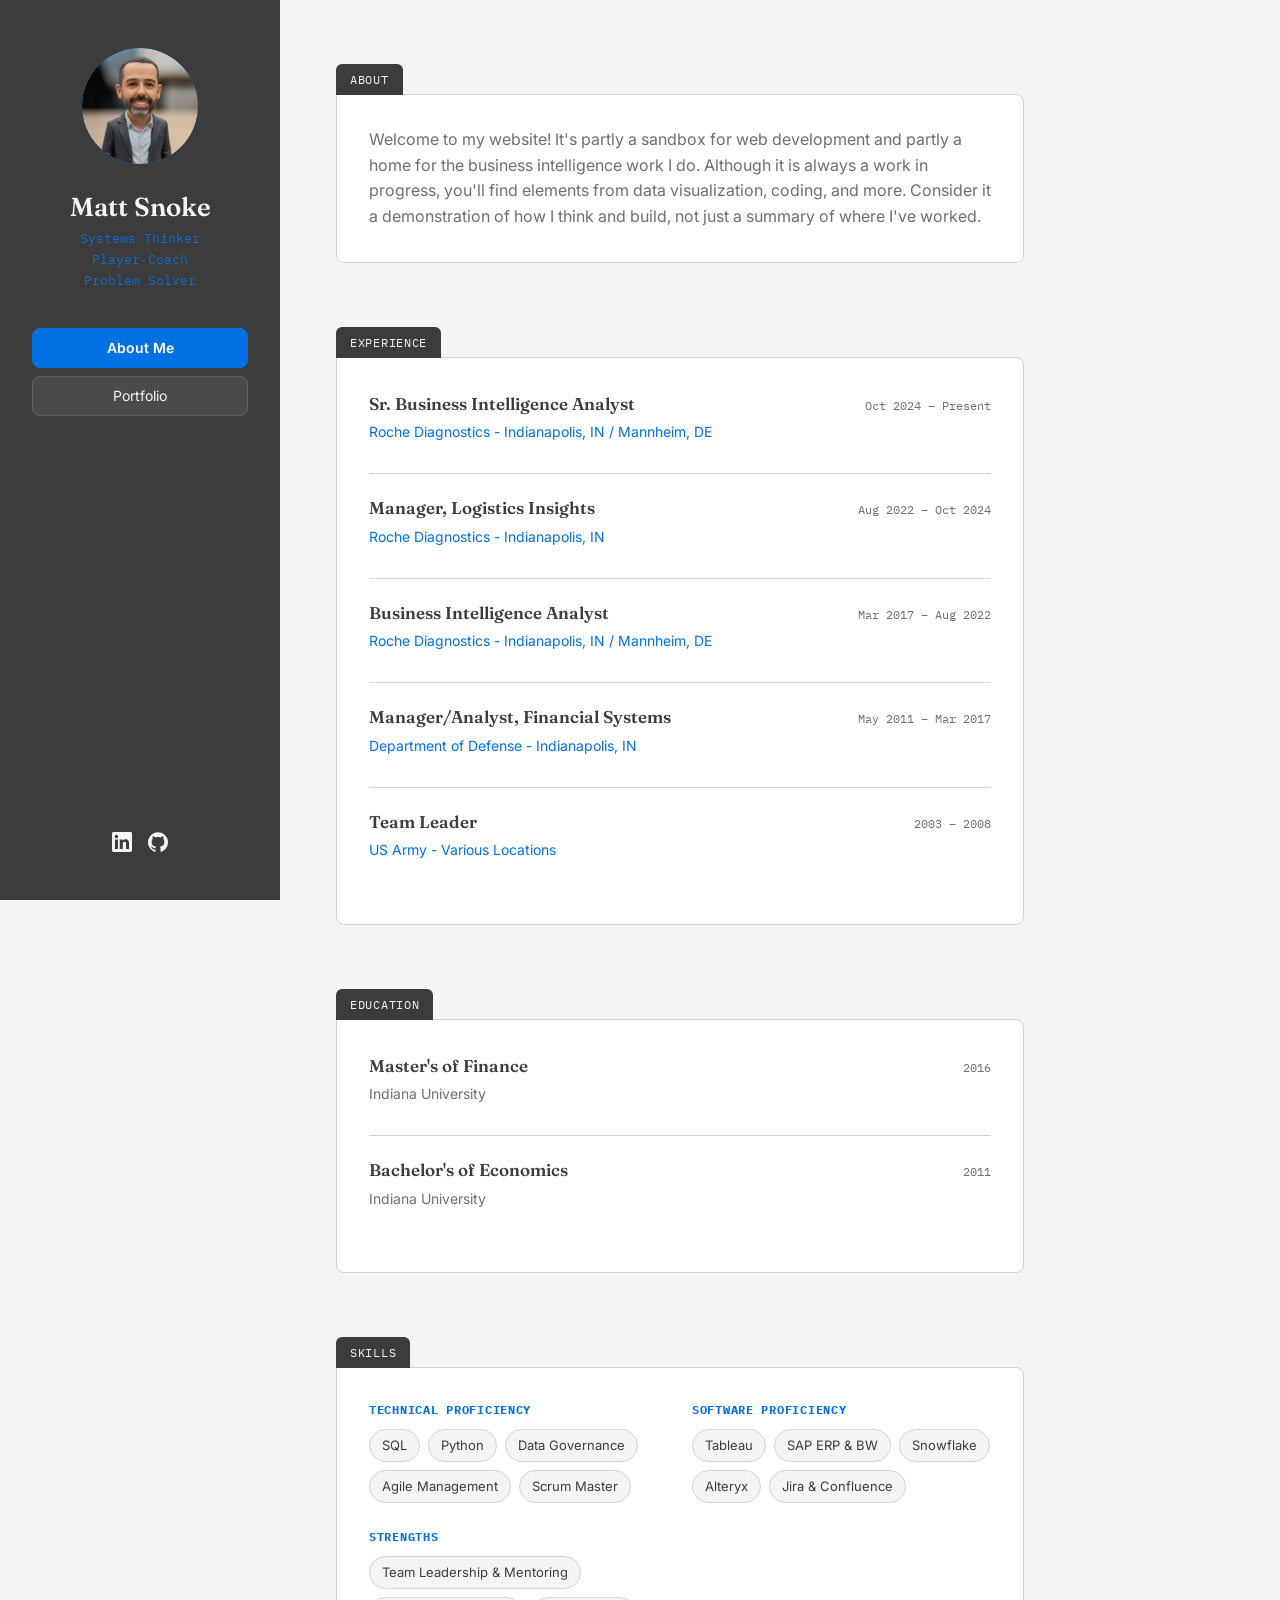
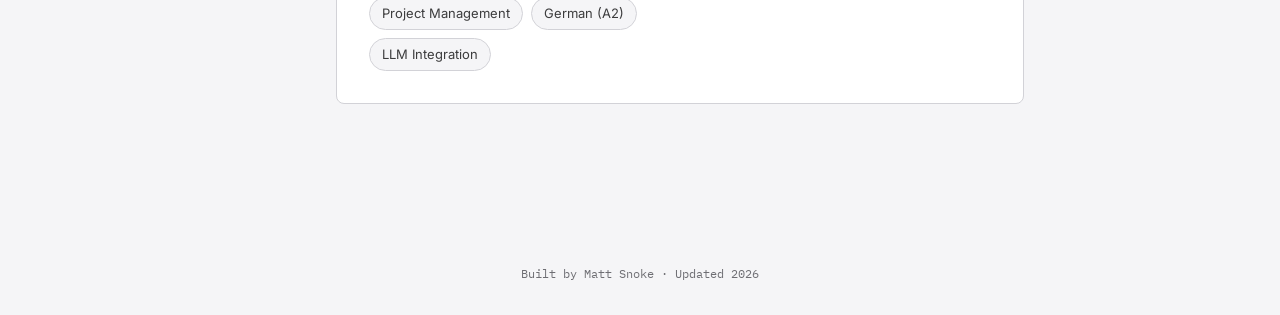
<file: index.html>
<!DOCTYPE html>
<html lang="en">
<head>
<meta charset="UTF-8">
<meta name="viewport" content="width=device-width, initial-scale=1.0">
<title>Matt Snoke - About Me</title>


<link rel="preconnect" href="https://fonts.googleapis.com">
<link href="https://fonts.googleapis.com/css2?family=Fraunces:opsz,wght@9..144,400;9..144,600;9..144,700&family=Inter:wght@400;500;600&family=IBM+Plex+Mono:wght@400;500&display=swap" rel="stylesheet">
<link rel="stylesheet" href="styles.css">
</head>

<body>
<div class="layout">

  <!-- ============ SIDEBAR ============ -->
  <aside class="sidebar">
    <div class="avatar"><img src="images/avatar.png" alt="Matt Snoke"></div>

    <div>
      <h1>Matt Snoke</h1>
      <div class="role">Systems Thinker<br>Player-Coach<br>Problem Solver</div>
    </div>

    <nav>
      <a href="index.html" class="active">About Me</a>
      <a href="portfolio.html">Portfolio</a>
    </nav>

    <div class="socials">
      <a href="https://www.linkedin.com/in/matthew-snoke-2792a480/" target="_blank" rel="noopener" aria-label="LinkedIn">
        <svg viewBox="0 0 24 24" fill="currentColor" aria-hidden="true"><path d="M20.447 20.452h-3.554v-5.569c0-1.328-.027-3.037-1.852-3.037-1.853 0-2.136 1.445-2.136 2.939v5.667H9.351V9h3.414v1.561h.046c.477-.9 1.637-1.85 3.37-1.85 3.601 0 4.267 2.37 4.267 5.455v6.286zM5.337 7.433c-1.144 0-2.063-.926-2.063-2.065 0-1.138.92-2.063 2.063-2.063 1.14 0 2.064.925 2.064 2.063 0 1.139-.925 2.065-2.064 2.065zM7.119 20.452H3.555V9h3.564v11.452zM22.225 0H1.771C.792 0 0 .774 0 1.729v20.542C0 23.227.792 24 1.771 24h20.451C23.2 24 24 23.227 24 22.271V1.729C24 .774 23.2 0 22.222 0h.003z"/></svg>
      </a>
      <a href="https://github.com/MattSnoke" target="_blank" rel="noopener" aria-label="GitHub">
        <svg viewBox="0 0 24 24" fill="currentColor" aria-hidden="true"><path d="M12 .297c-6.63 0-12 5.373-12 12 0 5.303 3.438 9.8 8.205 11.385.6.113.82-.258.82-.577 0-.285-.01-1.04-.015-2.04-3.338.724-4.042-1.61-4.042-1.61-.546-1.387-1.333-1.756-1.333-1.756-1.089-.745.084-.729.084-.729 1.205.084 1.84 1.237 1.84 1.237 1.07 1.834 2.807 1.304 3.492.997.108-.775.418-1.305.762-1.605-2.665-.305-5.467-1.334-5.467-5.931 0-1.311.469-2.381 1.236-3.221-.124-.303-.535-1.524.117-3.176 0 0 1.008-.322 3.301 1.23.957-.266 1.983-.399 3.003-.404 1.02.005 2.047.138 3.006.404 2.291-1.552 3.297-1.23 3.297-1.23.653 1.653.242 2.874.118 3.176.77.84 1.235 1.911 1.235 3.221 0 4.609-2.807 5.624-5.479 5.921.43.372.823 1.102.823 2.222 0 1.606-.014 2.898-.014 3.293 0 .321.216.694.825.576C20.565 22.092 24 17.592 24 12.297c0-6.627-5.373-12-12-12"/></svg>
      </a>
    </div>
  </aside>

  <!-- ============ MAIN CONTENT ============ -->
  <main>

    <!-- ABOUT -->
    <section id="about">
      <span class="tab">About</span>
      <div class="card">
        <p>
          Welcome to my website! It's partly a sandbox for web development and
          partly a home for the business intelligence work I do. Although it is
          always a work in progress, you'll find elements from data visualization,
          coding, and more. Consider it a demonstration of how I think and build,
          not just a summary of where I've worked.
        </p>
      </div>
    </section>

    <!-- EXPERIENCE -->
    <section id="experience">
      <span class="tab">Experience</span>
      <div class="card">

        <div class="entry">
          <div class="entry-header">
            <h3>Sr. Business Intelligence Analyst</h3>
            <span class="dates">Oct 2024 – Present</span>
          </div>
          <div class="org">Roche Diagnostics - Indianapolis, IN / Mannheim, DE</div>
        </div>

        <div class="entry">
          <div class="entry-header">
            <h3>Manager, Logistics Insights</h3>
            <span class="dates">Aug 2022 – Oct 2024</span>
          </div>
          <div class="org">Roche Diagnostics - Indianapolis, IN</div>
        </div>

        <div class="entry">
          <div class="entry-header">
            <h3>Business Intelligence Analyst</h3>
            <span class="dates">Mar 2017 – Aug 2022</span>
          </div>
          <div class="org">Roche Diagnostics - Indianapolis, IN / Mannheim, DE</div>
        </div>

        <div class="entry">
          <div class="entry-header">
            <h3>Manager/Analyst, Financial Systems</h3>
            <span class="dates">May 2011 – Mar 2017</span>
          </div>
          <div class="org">Department of Defense - Indianapolis, IN</div>
        </div>

        <div class="entry">
          <div class="entry-header">
            <h3>Team Leader</h3>
            <span class="dates">2003 – 2008</span>
          </div>
          <div class="org">US Army - Various Locations</div>
        </div>

      </div>
    </section>

    <!-- EDUCATION -->
    <section id="education">
      <span class="tab">Education</span>
      <div class="card">

        <div class="entry">
          <div class="entry-header">
            <h3>Master's of Finance</h3>
            <span class="dates">2016</span>
          </div>
          <div class="org">Indiana University</div>
        </div>

        <div class="entry">
          <div class="entry-header">
            <h3>Bachelor's of Economics</h3>
            <span class="dates">2011</span>
          </div>
          <div class="org">Indiana University</div>
        </div>

      </div>
    </section>

    <!-- SKILLS -->
    <section id="skills">
      <span class="tab">Skills</span>
      <div class="card">
        <div class="skills-grid">
          <div>
            <h4>Technical Proficiency</h4>
            <ul>
              <li class="has-tooltip" tabindex="0" data-tooltip="Advanced experience writing standard queries, Common Table Expressions (CTEs), multi-table joins, and window functions to aggregate large datasets in Snowflake, SSMS, &amp; SAP HANA.">SQL</li>
              <li>Python</li>
              <li class="has-tooltip" tabindex="0" data-tooltip="Experienced in designing and enforcing semantic governance models and data quality frameworks across global networks. Hands on experience managing SAP equipment master and material master.">Data Governance</li>
              <li class="has-tooltip" tabindex="0" data-tooltip="Adept at running agile technical teams to drastically reduce development lifecycles and enable continuous, cooperative data product delivery. Focused on iterative value, transparency, and maintaining velocity across technical pipelines.">Agile Management</li>
              <li class="has-tooltip" tabindex="0" data-tooltip="Certified in 2019">Scrum Master</li>
            </ul>
          </div>
          <div>
            <h4>Software Proficiency</h4>
            <ul>
              <li class="has-tooltip" tabindex="0" data-tooltip="Expert at translating complex, global datasets into intuitive, user-facing executive dashboards and operational tracking tools. Focused on building sustainable, scalable visualization products rather than one-off reports.">Tableau</li>
              <li class="has-tooltip" tabindex="0" data-tooltip="Extensive experience with SAP FI, CO, BW and SD modules as well as HANA analytics.">SAP ERP & BW</li>
              <li class="has-tooltip" tabindex="0" data-tooltip="Proficient in building and querying enterprise data products within cloud data architectures. Novice in Streamlit apps.">Snowflake</li>
              <li class="has-tooltip" tabindex="0" data-tooltip="Extensive background utilizing workflows to automate manual processes and developing user apps.">Alteryx</li>
              <li class="has-tooltip" tabindex="0" data-tooltip="Utilized daily to manage sprint backlogs, track project delivery, and maintain robust technical documentation.">Jira &amp; Confluence</li>
            </ul>
          </div>
          <div>
            <h4>Strengths</h4>
            <ul>
              <li class="has-tooltip" tabindex="0" data-tooltip="Leadership is about creating an environment in which the team can thrive. Genuine relationships, positive culture, clear objectives, and a steady framework.">Team Leadership &amp; Mentoring</li>
              <li class="has-tooltip" tabindex="0" data-tooltip="15+ years of experience directing multi-faceted analytics initiatives, system migrations, and operational expansions from discovery to final delivery. Skilled at aligning cross-functional teams and transforming strategic goals into executable roadmaps.">Project Management</li>
              <li class="has-tooltip" tabindex="0" data-tooltip="Novice in speaking, reading, and writing but improving bit by bit everyday!">German (A2)</li>
              <li class="has-tooltip" tabindex="0" data-tooltip="Actively integrates LLM/AI models in day-to-day development activities. Familiar with Claude, Gemini, and OpenAI models.">LLM Integration</li>
            </ul>
          </div>
        </div>
      </div>
    </section>

  </main>
</div>

<footer>Built by Matt Snoke · Updated 2026</footer>

</body>
</html>
</file>
<file: styles.css>
/* ---------- DESIGN TOKENS: change these to reskin the whole site ---------- */
:root{
  --paper:#F5F5F7;        /* main background - Apple light gray */
  --paper-card:#FFFFFF;   /* card background - pure white */
  --ink:#3c3c3dff;          /* main text / sidebar background - Apple systemGray */
  --ink-soft:#6E6E73;     /* secondary text - Apple secondary label gray */
  --accent:#0071E3;       /* accent - Apple blue, links, tab highlight */
  --line:#D2D2D7;         /* hairline borders - Apple divider gray */
  --font-display:'Fraunces', serif;
  --font-body:'Inter', sans-serif;
  --font-mono:'IBM Plex Mono', monospace;
}

*{ box-sizing:border-box; margin:0; padding:0; }

body{
  background:var(--paper);
  color:var(--ink);
  font-family:var(--font-body);
  line-height:1.6;
}

a{ color:var(--accent); text-decoration:none; }
a:hover{ text-decoration:underline; }
a:focus-visible, button:focus-visible{ outline:2px solid var(--accent); outline-offset:2px; }

.layout{
  display:flex;
  min-height:100vh;
}

/* ---------- SIDEBAR ---------- */
.sidebar{
  background:var(--ink);
  color:#F5F5F7;
  width:280px;
  flex-shrink:0;
  padding:48px 32px;
  position:sticky;
  top:0;
  height:100vh;
  display:flex;
  flex-direction:column;
  gap:28px;
}

.avatar{
  width:116px; height:116px;
  border-radius:50%;
  background:var(--accent);
  color:var(--ink);
  display:flex; align-items:center; justify-content:center;
  font-family:var(--font-display);
  font-size:32px; font-weight:600;
  align-self:center;
  overflow:hidden;
}
.avatar img{ width:100%; height:100%; object-fit:cover; border-radius:50%; }

.sidebar h1{
  font-family:var(--font-display);
  font-size:26px;
  font-weight:600;
  line-height:1.2;
  text-align:center;
}
.sidebar .role{
  font-family:var(--font-mono);
  font-size:13px;
  color:var(--accent);
  margin-top:6px;
  text-align:center;
}

.sidebar nav{ display:flex; flex-direction:column; gap:8px; margin-top:8px; }
.sidebar nav a{
  color:#F5F5F7;
  font-size:14px;
  text-align:center;
  padding:8px 16px;
  border-radius:8px;
  background:rgba(245,245,247,0.08);
  border:1px solid rgba(245,245,247,0.12);
  transition:background 0.15s ease, color 0.15s ease, border-color 0.15s ease;
}
.sidebar nav a:hover{ color:#F5F5F7; background:rgba(245,245,247,0.16); text-decoration:none; }
.sidebar nav a.active{ color:#FFFFFF; font-weight:600; background:var(--accent); border-color:var(--accent); }

.sidebar .socials{
  margin-top:auto;
  display:flex;
  align-items:center;
  justify-content:center;
  gap:16px;
}
.sidebar .socials a{ display:flex; color:#F5F5F7; }
.sidebar .socials a:hover{ color:var(--accent); }
.sidebar .socials svg{ width:20px; height:20px; }

/* ---------- MAIN CONTENT ---------- */
main{
  flex:1;
  padding:64px 56px;
  max-width:800px;
}

section{ margin-bottom:64px; }

/* the "folder tab" label - the signature visual element of this template */
.tab{
  display:inline-block;
  font-family:var(--font-mono);
  font-size:12px;
  letter-spacing:0.06em;
  text-transform:uppercase;
  color:var(--paper);
  background:var(--ink);
  padding:6px 14px;
  border-radius:6px 6px 0 0;
  margin-bottom:-1px;
}

.card{
  background:var(--paper-card);
  border:1px solid var(--line);
  border-radius:0 8px 8px 8px;
  padding:32px;
}

h2.section-title{
  font-family:var(--font-display);
  font-size:22px;
  font-weight:600;
  margin-bottom:16px;
}

p{ color:var(--ink-soft); }

.entry{ padding:20px 0; border-top:1px solid var(--line); }
.entry:first-child{ border-top:none; padding-top:0; }
.entry-header{
  display:flex;
  justify-content:space-between;
  align-items:baseline;
  flex-wrap:wrap;
  gap:8px;
  margin-bottom:4px;
}
.entry-header h3{ font-family:var(--font-display); font-size:17px; font-weight:600; }
.entry-header .dates{ font-family:var(--font-mono); font-size:12px; color:var(--ink-soft); }
.entry .org{ font-size:14px; color:var(--accent); margin-bottom:10px; }
#education .entry .org{ color:var(--ink-soft); }
.entry ul{ margin-left:20px; color:var(--ink-soft); font-size:15px; }
.entry li{ margin-bottom:6px; }

.skills-grid{
  display:grid;
  grid-template-columns:repeat(auto-fit, minmax(200px, 1fr));
  gap:24px;
}
.skills-grid h4{
  font-family:var(--font-mono);
  font-size:12px;
  text-transform:uppercase;
  letter-spacing:0.06em;
  color:var(--accent);
  margin-bottom:10px;
}
.skills-grid ul{
  list-style:none;
  display:flex;
  flex-wrap:wrap;
  gap:8px;
}
.skills-grid li{
  color:var(--ink);
  font-size:13px;
  padding:5px 12px;
  border-radius:999px;
  background:var(--paper);
  border:1px solid var(--line);
  transition:background 0.15s ease, color 0.15s ease, border-color 0.15s ease;
}
.skills-grid li:hover,
.skills-grid li:focus-visible{
  background:var(--accent);
  color:#FFFFFF;
  border-color:var(--accent);
}

.skills-grid li.has-tooltip{
  position:relative;
  cursor:default;
}
.skills-grid li.has-tooltip::after{
  content:attr(data-tooltip);
  position:absolute;
  bottom:calc(100% + 10px);
  left:50%;
  transform:translateX(-50%);
  width:240px;
  padding:10px 12px;
  border-radius:8px;
  background:var(--ink);
  color:#F5F5F7;
  font-family:var(--font-body);
  font-size:12px;
  font-weight:400;
  line-height:1.5;
  text-align:left;
  white-space:normal;
  opacity:0;
  visibility:hidden;
  transition:opacity 0.15s ease;
  z-index:10;
  pointer-events:none;
}
.skills-grid li.has-tooltip::before{
  content:"";
  position:absolute;
  bottom:calc(100% + 4px);
  left:50%;
  transform:translateX(-50%);
  border:6px solid transparent;
  border-top-color:var(--ink);
  opacity:0;
  visibility:hidden;
  transition:opacity 0.15s ease;
  z-index:10;
}
.skills-grid li.has-tooltip:hover::after,
.skills-grid li.has-tooltip:hover::before,
.skills-grid li.has-tooltip:focus-visible::after,
.skills-grid li.has-tooltip:focus-visible::before{
  opacity:1;
  visibility:visible;
}

/* ---------- PORTFOLIO PROJECT CARDS ---------- */
.projects-grid{
  display:grid;
  grid-template-columns:repeat(auto-fit, minmax(240px, 1fr));
  gap:24px;
}
.project-card{
  background:var(--paper-card);
  border:1px solid var(--line);
  border-radius:8px;
  padding:24px;
}
.project-card h3{ font-family:var(--font-display); font-size:17px; font-weight:600; margin-bottom:8px; }
.project-card p{ font-size:14px; margin-bottom:12px; }
.project-card .links{ display:flex; gap:16px; font-family:var(--font-mono); font-size:13px; }

.project-card{ margin-bottom:24px; }
.app-embed{
  width:100%;
  height:800px;
  margin-bottom:16px;
  border:1px solid var(--line);
  border-radius:8px;
  overflow:hidden;
}
.app-embed iframe{
  width:100%;
  height:100%;
  border:none;
}

/* ---------- CAROUSEL ---------- */
.carousel{ position:relative; }
.carousel-track{
  display:flex;
  overflow-x:auto;
  scroll-snap-type:x mandatory;
  gap:16px;
  border-radius:8px;
  scrollbar-width:none;
}
.carousel-track::-webkit-scrollbar{ display:none; }
.carousel-slide{
  flex:0 0 100%;
  scroll-snap-align:center;
}
.carousel-slide img{
  width:100%;
  aspect-ratio:12/5;
  object-fit:contain;
  background:var(--paper);
  border-radius:8px;
  border:1px solid var(--line);
}
.carousel-caption{
  margin-top:12px;
  text-align:center;
  font-size:14px;
  color:var(--ink-soft);
}
.carousel-btn{
  position:absolute;
  top:50%;
  transform:translateY(-50%);
  width:36px; height:36px;
  border:none;
  border-radius:50%;
  background:rgba(29,29,31,0.55);
  color:#FFFFFF;
  font-size:20px;
  line-height:1;
  cursor:pointer;
}
.carousel-btn:hover{ background:rgba(29,29,31,0.8); }
.carousel-btn.prev{ left:8px; }
.carousel-btn.next{ right:8px; }

.page-note{
  margin-bottom:24px;
  text-align:left;
  font-size:12px;
  font-style:italic;
  color:var(--ink-soft);
}

footer{
  font-family:var(--font-mono);
  font-size:12px;
  color:var(--ink-soft);
  text-align:center;
  padding:32px;
}

/* ---------- MOBILE ---------- */
@media (max-width:820px){
  .layout{ flex-direction:column; }
  .sidebar{ position:relative; width:100%; height:auto; }
  .sidebar .socials{ margin-top:0; }
  main{ padding:40px 24px; }
}
</file>
